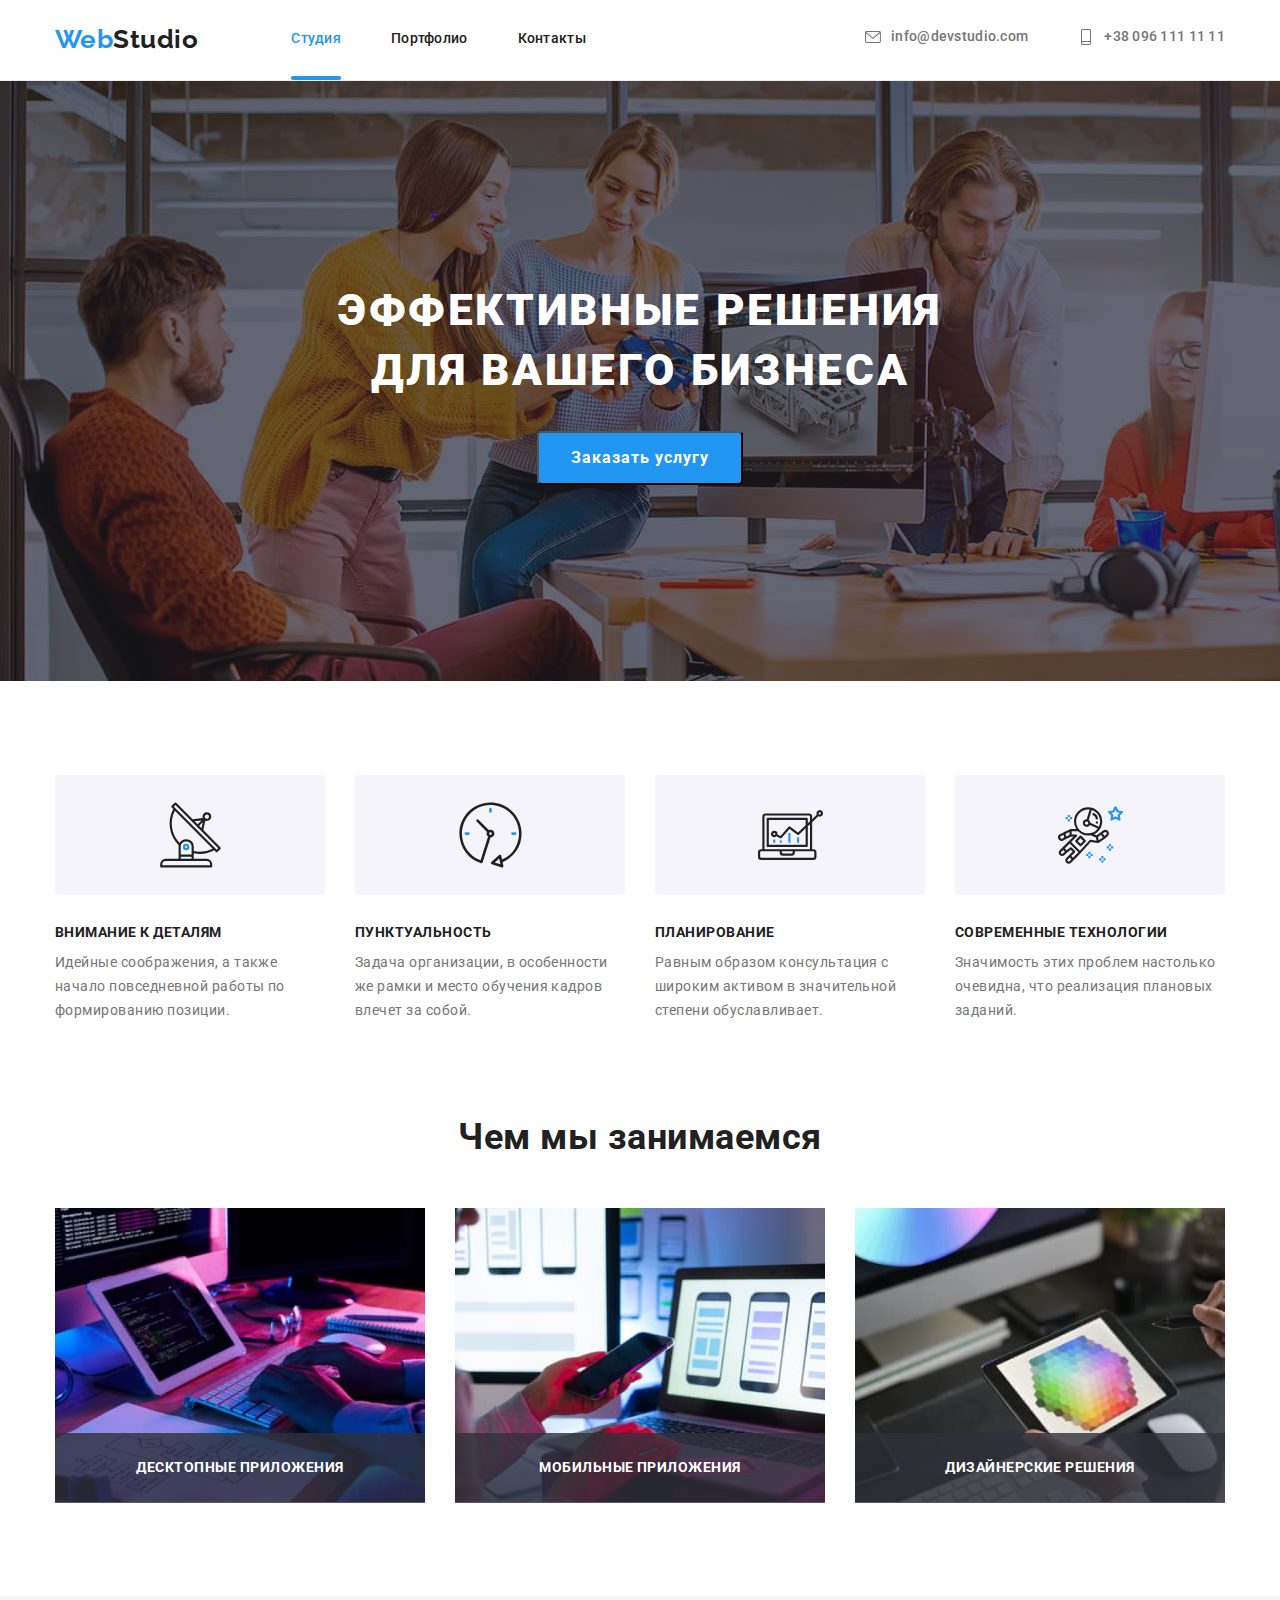
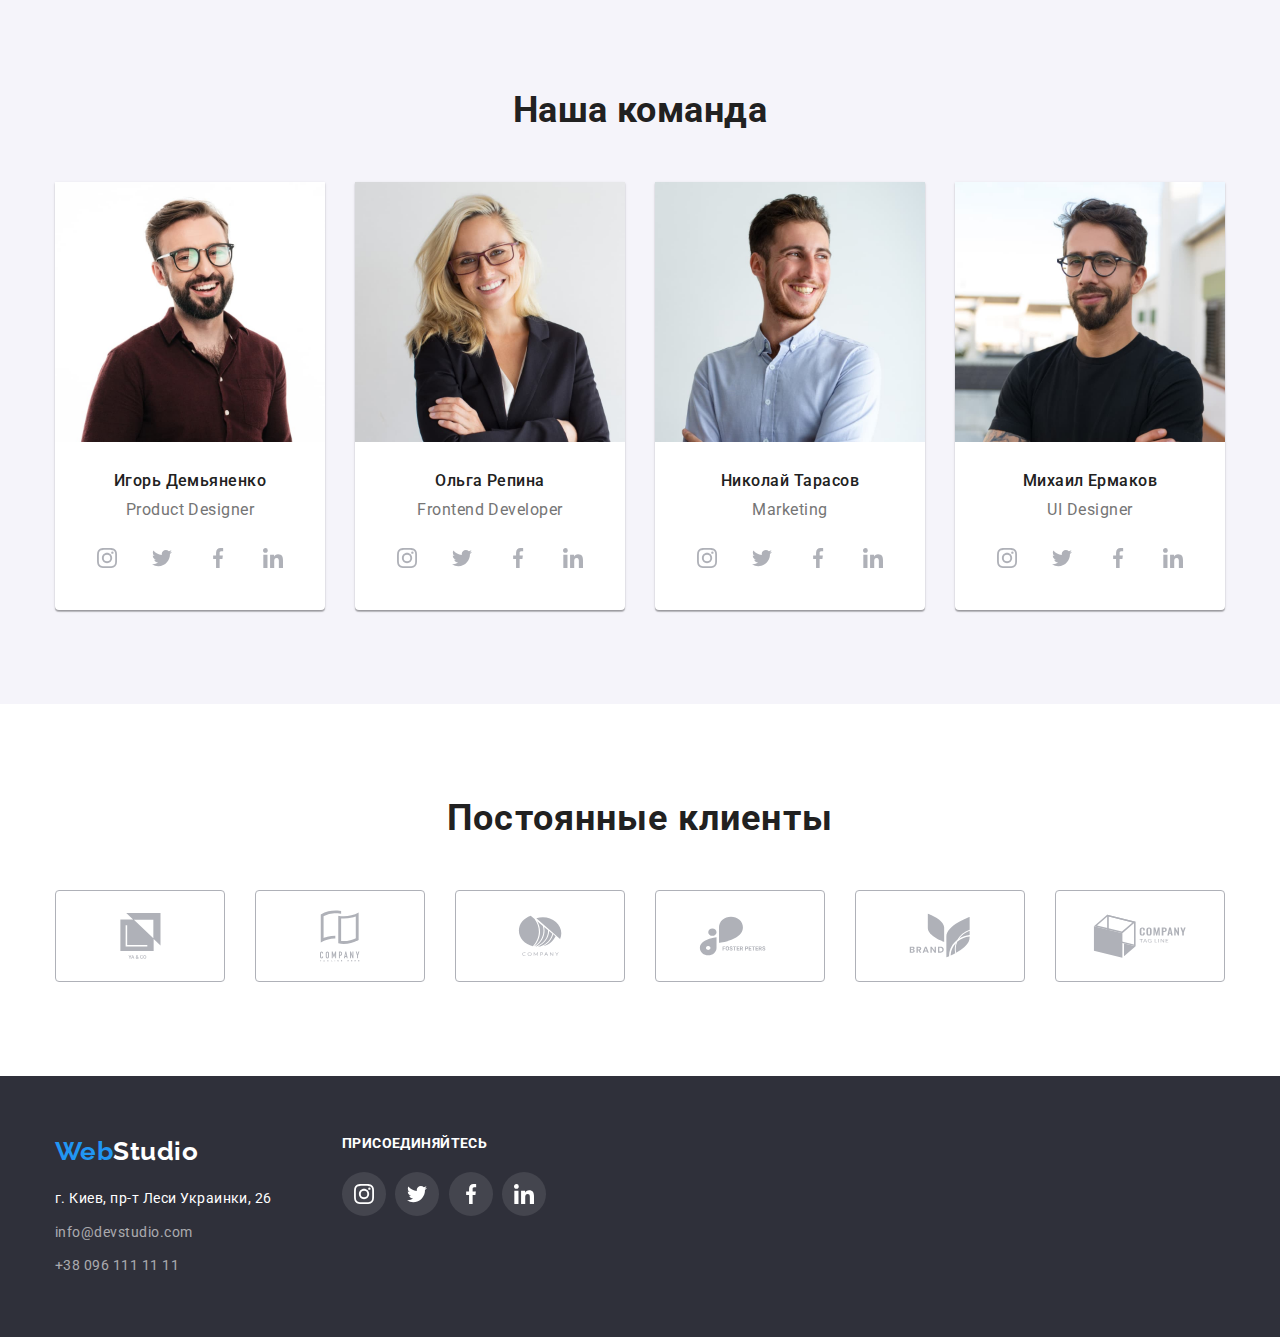
<file: index.html>
<!DOCTYPE html>
<html lang="en">

<head>
  <meta charset="UTF-8" />
  <meta http-equiv="X-UA-Compatible" content="IE=edge" />
  <meta name="viewport" content="width=device-width, initial-scale=1.0" />
  <title>WebStudio</title>
  <link rel="preconnect" href="https://fonts.gstatic.com">
  <link href="https://fonts.googleapis.com/css2?family=Raleway:wght@700&family=Roboto:wght@400;500;700;900&display=swap"
    rel="stylesheet">
  <link rel="stylesheet" href="https://cdnjs.cloudflare.com/ajax/libs/modern-normalize/1.1.0/modern-normalize.css"
    integrity="sha512-Y0MM+V6ymRKN2zStTqzQ227DWhhp4Mzdo6gnlRnuaNCbc+YN/ZH0sBCLTM4M0oSy9c9VKiCvd4Jk44aCLrNS5Q=="
    crossorigin="anonymous" referrerpolicy="no-referrer" />
  <link rel="stylesheet" href="https://cdnjs.cloudflare.com/ajax/libs/modern-normalize/1.1.0/modern-normalize.min.css"
    integrity="sha512-wpPYUAdjBVSE4KJnH1VR1HeZfpl1ub8YT/NKx4PuQ5NmX2tKuGu6U/JRp5y+Y8XG2tV+wKQpNHVUX03MfMFn9Q=="
    crossorigin="anonymous" referrerpolicy="no-referrer" />
  <link rel="stylesheet" href="./css/style.css">
</head>
</head>

<body>
  <!--Шапка проекта-->
  <header class="header">
    <div class="container header-container">
      <nav class="site-nav ">
        <a class="logo link " href="./index.html"> <span class="logo-color">Web</span>Studio</a>
        <ul class="site-list list ">
          <li class="nav-item"><a class="site-link current link after-link" href="">Студия</a></li>
          <li class="nav-item"><a class="site-link link" href="./portfolio.html">Портфолио</a></li>
          <li class="nav-item"><a class="site-link link" href="">Контакты</a></li>
        </ul>
      </nav>
      <ul class="contact-list list">
        <li class="contact-item ">
          <a class="contact-link link" href="mailto:info@devstudio.com">
            <svg class="svg-mail">
              <use href="./images/icons-svg/symbol-defs.svg#icon-mail"></use>
            </svg>
            info@devstudio.com</a>
        </li>
        <li class="contact-item">
          <a class="contact-link link" href="tel:+380961111111">
            <svg class="svg-mail">
              <use href="./images/icons-svg/symbol-defs.svg#icon-smartphone"></use>
            </svg>
            +38 096 111 11 11</a>
        </li>
      </ul>
    </div>
  </header>
  <!--Секция героя-->
  <main>
    <section class="hero">
      <div class="container">
        <h1 class="hero-title">
          Эффективные решения <br />
          для вашего бизнеса
        </h1>
        <button data-modal-open class="button" type="button">Заказать услугу</button>
        
      </div>
    </section>
    <!--Секция будушего-->
    <section class="section-features">
      <div class="container">
        <h2 hidden class="section-title">невидемый заголовок</h2>
        <ul class="features-list list">
          <li class="features-item  ">
            <div class="svg-features">
              <svg width="65px" height="70px">
                <use href="./images/icons-svg/symbol-defs.svg#icon-antenna"></use>
              </svg>
            </div>
            <h3 class="title-features  ">Внимание к деталям</h3>
            <p class="features-paragraph">
              Идейные соображения, а также начало повседневной работы по
              формированию позиции.
            </p>
          </li>
          <li class="features-item ">
            <div class="svg-features">
              <svg width="65px" height="70px">
                <use href="./images/icons-svg/symbol-defs.svg#icon-clock"></use>
              </svg>
            </div>
            <h3 class="title-features">Пунктуальность</h3>
            <p class="features-paragraph">
              Задача организации, в особенности же рамки и место обучения кадров
              влечет за собой.
            </p>
          </li>
          <li class="features-item ">
            <div class="svg-features">
              <svg width="65px" height="70px">
                <use href="./images/icons-svg/symbol-defs.svg#icon-diagram"></use>
              </svg>
            </div>
            <h3 class="title-features">Планирование</h3>
            <p class="features-paragraph">
              Равным образом консультация с широким активом в значительной
              степени обуславливает.
            </p>
          </li>
          <li class="features-item ">
            <div class="svg-features">
              <svg width="65px" height="70px">
                <use href="./images/icons-svg/symbol-defs.svg#icon-astronaut"></use>
              </svg>
            </div>
            <h3 class="title-features">Современные технологии</h3>
            <p class="features-paragraph">
              Значимость этих проблем настолько очевидна, что реализация
              плановых заданий.
            </p>
          </li>
        </ul>
      </div>
    </section>
    <!-- Рабочя секция-->
    <section class="work-section">
      <div class="container">
        <h2 class="section-title">Чем мы занимаемся</h2>
        <ul class="work-list list">
          <div class="work-div" >
            <li class="img-title">
              <img class="img-box1" src="./images/box1.jpg" alt="work with gadgets" width="370" height="294" />
              <p class="work-information">Десктопные приложения</p>
            </li>
          </div>
          <div class="work-div" >
          <li class="img-title">
            <img  src="./images/box2.jpg" alt="work with gadgets" width="370" height="294" />
            <p class="work-information">Мобильные приложения</p>
          </li>
          </div>
          <div class="work-div" >
          <li class="img-title">
            <img src="./images/box3.jpg" alt="work with gadgets" width="370" height="294" />
            <p class="work-information"> Дизайнерские решения</p>
          </li>
          </div>
        </ul>
      </div>
    </section>
    <!-- Командная Секция -->
    <section class="team-section">
      <div class="container">
        <h2 class="section-team-title">Наша команда</h2>
        <ul class="team-list list">
          <li class="team-title">
            <img src="./images/images2/igor_demyanenko.jpg" alt="Igor Demyanenko" width="270" height="260" />
            <div class="name-profession">
              <h3 class="title">Игорь Демьяненко</h3>
              <p class="profession">Product Designer</p>
              <div class="icon-div">
                <a class="link-icon-inst" href="">
                  <svg class=" svg-icon-inst" width="20px" height="20px">
                    <use href=./images/icons-svg/symbol-defs.svg#icon-instagram2></use>
                  </svg>
                </a>
                <a class="link-icon-inst" href="">
                  <svg class=" svg-icon-inst" width="20px" height="20px">
                    <use href=./images/icons-svg/symbol-defs.svg#icon-twitte4r></use>
                  </svg>
                </a>
                <a class="link-icon-inst" href="">
                  <svg class=" svg-icon-inst" width="20px" height="20px">
                    <use href=./images/icons-svg/symbol-defs.svg#icon-facebook1></use>
                  </svg>
                </a>
                <a class="link-icon-inst" href="">
                  <svg class=" svg-icon-inst" width="20px" height="20px">
                    <use href=./images/icons-svg/symbol-defs.svg#icon-linkedin3></use>
                  </svg>
                </a>
              </div>
            </div>
          </li>
          <li class="team-title">
            <img src="./images/images2/olga_repina.jpg" alt="Olga Repina" width="270" height="260" />
            <div class="name-profession">
              <h3 class="title">Ольга Репина</h3>
              <p class="profession">Frontend Developer</p>
              <div class="icon-div">
                <a class="link-icon-inst" href="">
                  <svg class=" svg-icon-inst" width="20px" height="20px">
                    <use href=./images/icons-svg/symbol-defs.svg#icon-instagram2></use>
                  </svg>
                </a>
                <a class="link-icon-inst" href="">
                  <svg class=" svg-icon-inst" width="20px" height="20px">
                    <use href=./images/icons-svg/symbol-defs.svg#icon-twitte4r></use>
                  </svg>
                </a>
                <a class="link-icon-inst" href="">
                  <svg class=" svg-icon-inst" width="20px" height="20px">
                    <use href=./images/icons-svg/symbol-defs.svg#icon-facebook1></use>
                  </svg>
                </a>
                <a class="link-icon-inst" href="">
                  <svg class=" svg-icon-inst" width="20px" height="20px">
                    <use href=./images/icons-svg/symbol-defs.svg#icon-linkedin3></use>
                  </svg>
                </a>
              </div>
            </div>
          </li>
          <li class="team-title">
            <img src="./images/images2/nikolay_tarasov.jpg" alt="Nikolay Tarasov" width="270" height="260" />
            <div class="name-profession">
              <h3 class="title">Николай Тарасов</h3>
              <p class="profession">Marketing</p>
              <div class="icon-div">
                <a class="link-icon-inst" href="">
                  <svg class=" svg-icon-inst" width="20px" height="20px">
                    <use href=./images/icons-svg/symbol-defs.svg#icon-instagram2></use>
                  </svg>
                </a>
                <a class="link-icon-inst" href="">
                  <svg class=" svg-icon-inst" width="20px" height="20px">
                    <use href=./images/icons-svg/symbol-defs.svg#icon-twitte4r></use>
                  </svg>
                </a>
                <a class="link-icon-inst" href="">
                  <svg class=" svg-icon-inst" width="20px" height="20px">
                    <use href=./images/icons-svg/symbol-defs.svg#icon-facebook1></use>
                  </svg>
                </a>
                <a class="link-icon-inst" href="">
                  <svg class=" svg-icon-inst" width="20px" height="20px">
                    <use href=./images/icons-svg/symbol-defs.svg#icon-linkedin3></use>
                  </svg>
                </a>
              </div>
            </div>
          </li>
          <li class="team-title">
            <img src="./images/images2/mikhail_ermakov.jpg" alt="Mikhail Ermakov" width="270" height="260" />
            <div class="name-profession">
              <h3 class="title">Михаил Ермаков</h3>
              <p class="profession">UI Designer</p>
              <div class="icon-div">
                <a class="link-icon-inst" href="">
                  <svg class=" svg-icon-inst" width="20px" height="20px">
                    <use href=./images/icons-svg/symbol-defs.svg#icon-instagram2></use>
                  </svg>
                </a>
                <a class="link-icon-inst" href="">
                  <svg class=" svg-icon-inst" width="20px" height="20px">
                    <use href=./images/icons-svg/symbol-defs.svg#icon-twitte4r></use>
                  </svg>
                </a>
                <a class="link-icon-inst" href="">
                  <svg class=" svg-icon-inst" width="20px" height="20px">
                    <use href=./images/icons-svg/symbol-defs.svg#icon-facebook1></use>
                  </svg>
                </a>
                <a class="link-icon-inst" href="">
                  <svg class=" svg-icon-inst" width="20px" height="20px">
                    <use href=./images/icons-svg/symbol-defs.svg#icon-linkedin3></use>
                  </svg>
                </a>
              </div>
            </div>
          </li>
        </ul>
      </div>
    </section>
    <!-- Постояние клиенти-->
    <section class="regular-section">
      <div class="container">
        <h2 class="regular-title"> Постоянные клиенты </h2>
        <ul class="regular-ul  list">
          <li class="regular-li">
            <a class="regular-link" href="">
              <svg width="41px" height="46px">
                <use href=./images/icons-svg/symbol-defs.svg#icon-group></use>
              </svg>
            </a>
          </li>
          <li class="regular-li">
            <a class="regular-link" href="">
              <svg width="40px" height="52px">
                <use href=./images/icons-svg/symbol-defs.svg#icon-group-1></use>
              </svg>
            </a>
          </li>
          <li class="regular-li">
            <a class="regular-link" href="">
              <svg width="44px" height="41px">
                <use href=./images/icons-svg/symbol-defs.svg#icon-group-2></use>
              </svg>
            </a>
          </li>
          <li class="regular-li">
            <a class="regular-link" href="">
              <svg width="85px" height="40px">
                <use href=./images/icons-svg/symbol-defs.svg#icon-group-3></use>
              </svg>
            </a>
          </li>
          <li class="regular-li">
            <a class="regular-link" href="">
              <svg width="62px" height="45px">
                <use href=./images/icons-svg/symbol-defs.svg#icon-group-4></use>
              </svg>
            </a>
          </li>
          <li class="regular-li">
            <a class="regular-link" href="">
              <svg width="94px" height="44px">
                <use href=./images/icons-svg/symbol-defs.svg#icon-group-5></use>
              </svg>
            </a>
          </li>
        </ul>
      </div>
    </section>
  </main>
  <!--Футер-->
  <footer class="footer">
    <div class="container container-footer">
      <div class="one-address">
        <a class="footer-logo link" href=""><span class="logo-color">Web</span>Studio</a>
        <address class="address">
          <a class="address-link link" href="https://goo.gl/maps/BGYhrAwLSRzeAxM98" target="_blank"
            rel="noopener noreferrer">г. Киев, пр-т Леси Украинки, 26</a>
          <ul class="footer-list list">
            <li class="footer-item">
              <a class="footer-link link" href="mailto:info@devstudio.com">info@devstudio.com </a>
            </li>
            <li class="footer-item">
              <a class="footer-link link" href="tel:+380961111111">+38 096 111 11 11</a>
            </li>
          </ul>
        </address>
      </div>

      <div class="footer-set">
        <h3 class="title-footer"> присоединяйтесь </h3>
        <ul class=" footer-ul list ">
          <li>
            <a class="footer-icon-link" href="">
              <svg class="footer-svg" width="20px" height="20px">
                <use href=./images/icons-svg/symbol-defs.svg#icon-instagram2></use>
              </svg>
            </a>
          </li>
          <li>
            <a class="footer-icon-link" href="">
              <svg class="footer-svg" width="20px" height="20px">
                <use href=./images/icons-svg/symbol-defs.svg#icon-twitte4r></use>
              </svg>
            </a>

          </li>
          <li>
            <a class="footer-icon-link" href="">
              <svg class="footer-svg " width="20px" height="20px">
                <use href=./images/icons-svg/symbol-defs.svg#icon-facebook1></use>
              </svg>
            </a>
          </li>
          <li>
            <a class="footer-icon-link" href="">
              <svg class="footer-svg" width="20px" height="20px">
                <use href=./images/icons-svg/symbol-defs.svg#icon-linkedin3></use>
              </svg>
            </a>
          </li>
        </ul>
      </div>
    </div>
  </footer>

  <div class="backdrop  is-hidden" data-modal>
    <div class="modal" >
      <button data-modal-close class="close-btn" >x</button>
    </div>
  </div>
  <script src="./js/modal.js"></script>
</body>

</html>
</file>
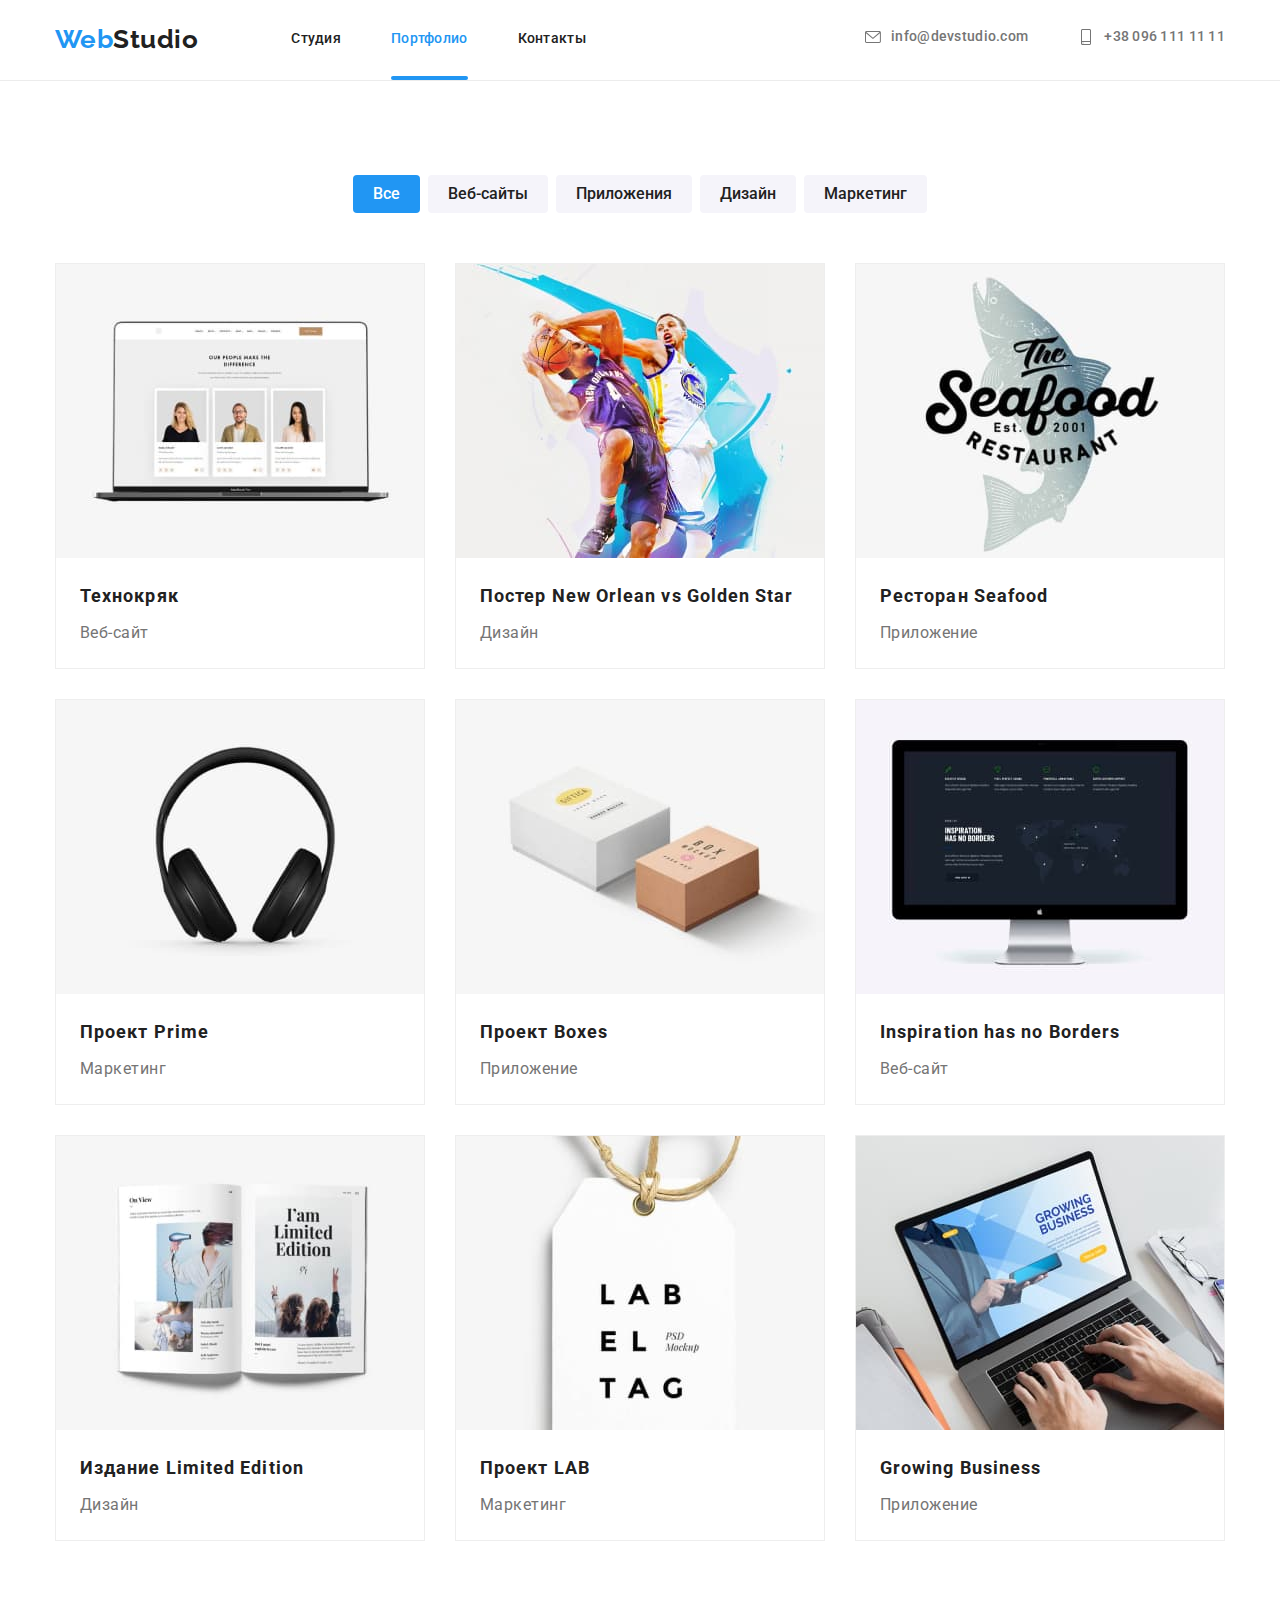
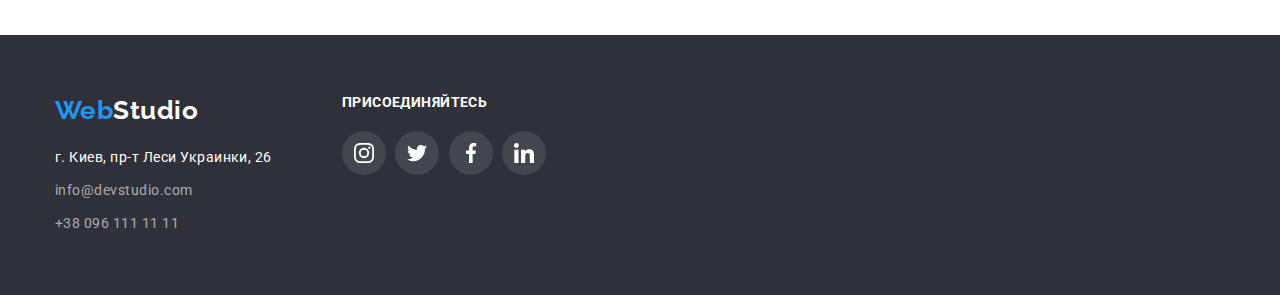
<file: portfolio.html>
<!DOCTYPE html>
<html lang="en">

<head>
  <meta charset="UTF-8" />
  <meta http-equiv="X-UA-Compatible" content="IE=edge" />
  <meta name="viewport" content="width=device-width, initial-scale=1.0" />
  <title>Portfolio</title>
  <link rel="preconnect" href="https://fonts.gstatic.com">
  <link href="https://fonts.googleapis.com/css2?family=Raleway:wght@700&family=Roboto:wght@400;500;700;900&display=swap"
    rel="stylesheet">
  <link rel="stylesheet" href="https://cdnjs.cloudflare.com/ajax/libs/modern-normalize/1.1.0/modern-normalize.css"
    integrity="sha512-Y0MM+V6ymRKN2zStTqzQ227DWhhp4Mzdo6gnlRnuaNCbc+YN/ZH0sBCLTM4M0oSy9c9VKiCvd4Jk44aCLrNS5Q=="
    crossorigin="anonymous" referrerpolicy="no-referrer" />
  <link rel="stylesheet" href="https://cdnjs.cloudflare.com/ajax/libs/modern-normalize/1.1.0/modern-normalize.min.css"
    integrity="sha512-wpPYUAdjBVSE4KJnH1VR1HeZfpl1ub8YT/NKx4PuQ5NmX2tKuGu6U/JRp5y+Y8XG2tV+wKQpNHVUX03MfMFn9Q=="
    crossorigin="anonymous" referrerpolicy="no-referrer" />
  <link rel="stylesheet" href="./css/style.css">
</head>
</head>

<body>
  <!--Шапка проекта-->
  <header class="header">
    <div class="container header-container">
      <nav class="site-nav ">
        <a class="logo link " href="./index.html"> <span class="logo-color">Web</span>Studio</a>
        <ul class="site-list list ">
          <li class="nav-item"><a class="site-link  link" href="./index.html">Студия</a></li>
          <li class="nav-item"><a class="site-link current link after-link" href="">Портфолио</a></li>
          <li class="nav-item"><a class="site-link link" href="">Контакты</a></li>
        </ul>
      </nav>
      <ul class="contact-list list">
        <li class="contact-item">
          <a class="contact-link link" href="mailto:info@devstudio.com">
            <svg class="svg-mail">
              <use href="./images/icons-svg/symbol-defs.svg#icon-mail"></use>
            </svg>
            info@devstudio.com</a>
        </li>
        <li class="contact-item">
          <a class="contact-link link" href="tel:+380961111111">
            <svg class="svg-mail">
              <use href="./images/icons-svg/symbol-defs.svg#icon-smartphone"></use>
            </svg>
            +38 096 111 11 11</a>
        </li>
      </ul>
    </div>
  </header>
  <!--Основа портфолио-->
  <main>
    <h1 hidden>Скрытый заголовок</h1>
    <section class="our-work">
      <div class="container ">
        <ul class="filter list">
          <li class="filter-item"><button class="filter-btn current " type="button">Все</button></li>
          <li class="filter-item"><button class="filter-btn" type="button">Веб-сайты</button></li>
          <li class="filter-item"><button class="filter-btn" type="button">Приложения</button></li>
          <li class="filter-item"><button class="filter-btn" type="button">Дизайн</button></li>
          <li class="filter-item"><button class="filter-btn" type="button">Маркетинг</button></li>
        </ul>
        <ul class="works-list list ">
          <li class="works-title">
            <a class="work-a" href="">
              <div class="works-img"> 
              <img src="./images/portfolio/technokryak.jpg" alt="technokryak" width="370" height="294" />
              <p class="works-p">Технокряк это современная площадка распространения коронавируса. Компании используют эту платформу для цифрового шпионажа и атак на защищённые сервера конкурентов.</p>
            </div>
              <div class="text-position">
                <h2 class="work-title">Технокряк</h2>
                <p class="work-profession">Веб-сайт</p>
              </div>
            </a>
          </li>
          <li class="works-title">
            <a class="work-a"  href="">
              <div class="works-img">
                <img src="./images/portfolio/new-orlean-vs-golden-star-poster.jpg" alt="new-orlean-poster" width="370"
                height="294" />
                <p class="works-p">Lorem ipsum dolor sit amet, consectetur adipisicing elit. Earum rerum quia veniam suscipit natus animi, tempora, et dolorum adipisci nemo ratione, aut modi laboriosam! Fugiat dolore illum reiciendis odit voluptatem? </p>
              </div>
              <div class="text-position">
                <h2 class="work-title">Постер New Orlean vs Golden Star</h2>
                <p class="work-profession">Дизайн</p>
              </div>
            </a>
          </li>
          <li class="works-title">
            <a class="work-a"  href="">
              <div class="works-img">
                <img src="./images/portfolio/seafood-restaurant.jpg" alt="seafood-restaurant" width="370" height="294" />
                <p class="works-p">Lorem, ipsum dolor sit amet consectetur adipisicing elit. Tempora vel, magni voluptatum non quaerat maxime accusantium alias dolorum sed magnam architecto, ullam deleniti nemo? In iusto perspiciatis corrupti explicabo aut?</p>
              </div>
              <div class="text-position">
                <h2 class="work-title">Ресторан Seafood</h2>
                <p class="work-profession">Приложение</p>
              </div>
            </a>
          </li>
          <li class="works-title">
            <a class="work-a"  href="">
              <div class="works-img">
                <img src="./images/portfolio/prime-project.jpg" alt="prime-project" width="370" height="294" />
                <p class="works-p">Lorem ipsum dolor sit amet consectetur adipisicing elit. Ratione modi consequuntur numquam quas debitis, tempore ducimus laboriosam ut delectus, </p>
              </div>
              <div class="text-position">
                <h2 class="work-title">Проект Prime</h2>
                <p class="work-profession">Маркетинг</p>
              </div>
            </a>
          </li>
          <li class="works-title">
            <a class="work-a"  href="">
              <div class="works-img">
                <img src="./images/portfolio/boxes-project.jpg" alt="boxes-project" width="370" height="294" />
                <p class="works-p">Lorem ipsum dolor sit amet consectetur adipisicing elit. Voluptatum blanditiis architecto cumque rem accusantium sequi, tempora eum dicta aperiam nulla laborum! Consectetur quo quaerat sunt amet.</p>
              </div>
              <div class="text-position">
                <h2 class="work-title">Проект Boxes</h2>
                <p class="work-profession">Приложение</p>
              </div>
            </a>
          </li>
          <li class="works-title">
            <a class="work-a"  href="">
              <div class="works-img">
                <img src="./images/portfolio/inspiration-has-no-borders.jpg" alt="inspiration-has-no-borders" width="370"
                height="294" />
                <p class="works-p" >Lorem ipsum dolor sit amet consectetur adipisicing elit. Enim necessitatibus vero modi deserunt suscipit amet excepturi inventore illum, obcaecati cupiditate doloribus laborum odit! Nemo suscipit doloribus recusandae voluptatem animi perspiciatis.</p>
              </div>
              <div class="text-position">
                <h2 class="work-title">Inspiration has no Borders</h2>
                <p class="work-profession">Веб-сайт</p>
              </div>
            </a>
          </li>
          <li class="works-title">
            <a class="work-a"  href="">
              <div class="works-img">
                <img src="./images/portfolio/limited-edition.jpg" alt="limited-edition" width="370" height="294" />
                <p class="works-p">Lorem ipsum, dolor sit amet consectetur adipisicing elit. Officiis eaque neque beatae ipsum deserunt recusandae, porro cum non voluptate modi laborum, omnis excepturi alias reiciendis voluptas eos quod. Doloribus, necessitatibus.</p>
              </div>
              <div class="text-position">
                <h2 class="work-title">Издание Limited Edition</h2>
                <p class="work-profession">Дизайн</p>
              </div>
            </a>
          </li>
          <li class="works-title">
            <a class="work-a"  href="">
              <div class="works-img">
                <img src="./images/portfolio/lab-project.jpg" alt="lab-project" width="370" height="294" />
                <p class="works-p">Lorem ipsum dolor sit amet consectetur adipisicing elit. Adipisci ipsum, ut ex minus iure esse eaque hic quisquam alias debitis, mollitia excepturi velit voluptates similique neque ullam temporibus natus eveniet!</p>
              </div>
              <div class="text-position">
                <h2 class="work-title">Проект LAB</h2>
                <p class="work-profession">Маркетинг</p>
              </div>
            </a>
          </li>
          <li class="works-title">
            <a class="work-a"  href="">
              <div class="works-img">
                <img src="./images/portfolio/growing-business.jpg" alt="growing-business" width="370" height="294" />
                <p class="works-p">Lorem ipsum dolor sit amet consectetur adipisicing elit. Repudiandae quia inventore eaque voluptate doloremque obcaecati cupiditate distinctio numquam, dolore illo hic corrupti magni laboriosam earum placeat magnam aliquam reprehenderit laborum.</p>
              </div>
              <div class="text-position">
                <h2 class="work-title">Growing Business</h2>
                <p class="work-profession">Приложение</p>
              </div>
            </a>
          </li>
        </ul>
      </div>
    </section>
  </main>
  <!--Футер-->
  <footer class="footer">
    <div class="container container-footer">
      <div class="one-address">
        <a class="footer-logo link" href=""><span class="logo-color">Web</span>Studio</a>
        <address class="address">
          <a class="address-link link" href="https://goo.gl/maps/BGYhrAwLSRzeAxM98" target="_blank"
            rel="noopener noreferrer">г. Киев, пр-т Леси Украинки, 26</a>
          <ul class="footer-list list">
            <li class="footer-item">
              <a class="footer-link link" href="mailto:info@devstudio.com">info@devstudio.com </a>
            </li>
            <li class="footer-item">
              <a class="footer-link link" href="tel:+380961111111">+38 096 111 11 11</a>
            </li>
          </ul>
        </address>
      </div>

      <div class="footer-set">
        <h3 class="title-footer"> присоединяйтесь </h3>
        <ul class=" footer-ul list ">
          <li class="footer-li">
            <a class="footer-icon-link" href="">
              <svg class="footer-svg" width="20px" height="20px">
                <use href=./images/icons-svg/symbol-defs.svg#icon-instagram2></use>
              </svg>
            </a>
          </li>
          <li>
            <a class="footer-icon-link" href="">
              <svg class="footer-svg" width="20px" height="20px">
                <use href=./images/icons-svg/symbol-defs.svg#icon-twitte4r></use>
              </svg>
            </a>

          </li>
          <li>
            <a class="footer-icon-link" href="">
              <svg class="footer-svg " width="20px" height="20px">
                <use href=./images/icons-svg/symbol-defs.svg#icon-facebook1></use>
              </svg>
            </a>
          </li>
          <li>
            <a class="footer-icon-link" href="">
              <svg class="footer-svg" width="20px" height="20px">
                <use href=./images/icons-svg/symbol-defs.svg#icon-linkedin3></use>
              </svg>
            </a>
          </li>
        </ul>
      </div>
    </div>
  </footer>
</body>

</html>
</file>
<file: css/style.css>
:root {
    --primary-text-color: #757575;
    --secondary-text-color: #212121;
    --accent-color: #2196f3;
    --primary-bg-color: #ffffff;
    --primary-bg-color-filter: #f5f4fa;
    --prinary-font-family: "Roboto", sant-serif;
    --secondary-font-family:"Raleway", sant-serif;
  }
  
  body {
    background-color: var(--primary-bg-color);
    color: var(--primary-text-color);
    font-family: var(--prinary-font-family);
    letter-spacing: 0.03em;
  }

  h1,
  h2,
  h3,
  h4,
  h5,
  h6,
  p{
    margin-top: 0;
    margin-bottom: 0;
  }

  ul,ol{
    margin-top: 0;
    margin-bottom: 0;
    padding-left: 0;
  }
  
  img {
  display: block;
  }

  .list{
    list-style: none;
   }
 
   .link{
     text-decoration: none;
   }

/* Шапка проекта Webstudio*/
.logo{ 
margin-right:93px ;
font-family: var(--secondary-font-family);
font-weight:700;
font-size: 26px;
line-height: 1.19;
color:var(--secondary-text-color);
}

.logo-color{
  color: var(--accent-color);
}


.site-list{
display: flex;
font-size: 14px;
line-height: 1.14;
letter-spacing: 0.02em;
color: var(--secondary-text-color);

}


.nav-item:not(:last-child){
  margin-right: 50px;
}



.site-link:hover,
.site-link:focus{
  color: var(--accent-color);
}

.site-link.current{
  color:var(--accent-color) ;
}

.site-link{
  position: relative;
  font-family: Roboto;
  font-style: normal;
  font-weight: 500;
  font-size: 14px;
  line-height: 1.14;
  letter-spacing: 0.02em;
  color:var(--secondary-text-color );
  transition:  color 250ms cubic-bezier(0.4, 0, 0.2, 1);
  
}


.contact-link{
display: inline-flex;
font-weight: 500;
font-size: 14px;
line-height: 1.14;
letter-spacing: 0.02em;
color: var( --primary-text-color );
transition:  color 250ms cubic-bezier(0.4, 0, 0.2, 1);
  
}

.contact-item:not(:last-child){
margin-right: 50px;
}

.contact-item:hover,
.contact-item:focus {
  color: var(--accent-color);
  
}


.contact-link:hover,
.contact-link:focus{
color: var(--accent-color);
}


 .contact-link:hover .svg-mail{
fill: var(--accent-color);
transition-duration: 250ms;
} 

.contact-link:focus .svg-mail{
fill: var(--accent-color);
  } 

.site-nav{
  display: flex;
  align-items: center;
 

}

 .contact-list{
  display: flex;
  align-items: center;
  margin-left: auto;
 }

.header-container{
  display: flex;
  align-items: center;
  
}

.header{
  border-bottom: 1px solid #ECECEC ;
  padding-top: 24px;
  padding-bottom:25px;
}

.svg-mail{
  width: 16px;
  height: 16px;
  margin-right: 10px;
  fill: var(--primary-text-color);
}

.after-link::after{
  content: "";
  display: block;
  width:100% ;
  height:4px ;
  background: #2196F3;
  border-radius: 2px;
  position: absolute;
  top: 46px;
  transition: opacity 250ms cubic-bezier(0.4, 0, 0.2, 1);

}





/* сукция героик */
.hero{
padding-top:200px ;
padding-bottom: 200px;
height: 600px;
max-width: 1600;
background-image:linear-gradient(to right ,
 rgba(47, 48, 58, 0.4),
 rgba(47, 48, 58, 0.4)),
url(../images/hero/hero.jpg);
background-size:cover ;
background-repeat:no-repeat ;
background-color: #2F303A;
text-align: center;
}

.hero-title{
font-weight: 900;
font-size: 44px;
line-height: 1.36;
letter-spacing: 0.06em;
text-transform: uppercase;
color: var(--primary-bg-color);
}

.button{
padding-left:32px ;
padding-right:32px ;
padding-top:10px ;
padding-bottom:10px ;
margin-top: 30px;
border-radius: 4px;
font-weight: 700;
font-size: 16px;
line-height: 1.87;
letter-spacing: 0.06em;
color: #FFFFFF;
background-color: var(--accent-color);

transition-property: background-color ;
transition-duration:250ms;
transition-timing-function: cubic-bezier(0.4, 0, 0.2, 1);


}


.button:hover,
.button:hover{
background-color:#188CE8; 
}



.backdrop{
  position: fixed;
  top: 0;
  left: 0;
  width: 100vw;
  height: 100vh;
  background-color: rgba(0, 0, 0, 0.2);;
  opacity: 1;
  visibility: visible;
  pointer-events: auto;
  transition: opacity 500ms linear, visibility 500ms linear;
}
 

  .modal {
    position: absolute;
    left: 50%;
    top: 50%;
    width: 528px;
    height: 580px;
    background-color: #ffffff;
    transform: translate(-50%, -50%);

}

.close-btn{
  position: absolute;
  top: 8px;
  right: 8px;
  width: 30px;
  height: 30px;
  border-radius: 50%;
  border: 1px solid rgba(0, 0, 0, 0.1);
  background-color: transparent;
  cursor: pointer;
  padding: 0;
}

.is-hidden {
  opacity: 0;
  visibility: hidden;
  pointer-events: none;
}



/* секция будушего */
.title-features{
margin-bottom: 10px;
font-weight: 700;
font-size: 14px;
line-height: 1.14;
text-transform: uppercase;
color:var(--secondary-text-color);
}

.features-list{
  display: flex;
  justify-content: space-between;
  
}


.features-item:not(:last-child){
  margin-right: 30px;
}

.section-features{
  padding-top: 94px;
  padding-bottom: 47px;
}

.features-paragraph{
  font-style: normal;
  font-weight: normal;
  font-size: 14px;
  line-height: 1.71;
}


.svg-features {
  display: flex;
  justify-content: center;
  align-items: center;
  width:270px ;
  height: 120px;
  background-color: #F5F4FA;
  margin-bottom: 30px;
  border-radius: 4px;
}



/* Робочая секция */
.section-title {
margin-bottom: 50px;
font-weight: 700;
font-size: 36px;
line-height: 1.16;
text-align: center;
color: var(--secondary-text-color);
}

.work-list{
  display: flex;
  align-items: center;

}

.work-section{
 padding-top:47px;
 padding-bottom: 94px;
}

.work-div{
  position: relative;

}

.work-div:not(:last-child){
  margin-right: 30px;
}

.work-information{
position: absolute;
padding:27px  ;
top: 225px;
width:370px ;
height:70px ;  
font-weight:700  ;
font-size: 14px;
line-height: 1.14;
text-align: center;
text-transform: uppercase;
color: var(--primary-bg-color);
background-image:linear-gradient(to right ,
 rgba(47, 48, 58, 0.8),
 rgba(47, 48, 58, 0.8));

}

/* Наша команда */

.team-section{
padding-top: 94px;
padding-bottom: 94px;
background-color:  var(--primary-bg-color-filter);
}

.title {
font-weight: 500;
font-size: 16px;
line-height: 1.18;
text-align: center;
color: var(--secondary-text-color);
}

.profession{
margin-top: 10px;
font-size: 16px;
line-height: 1.18;
text-align: center;
color:var(--primary-text-color);

}  

.section-team-title{
font-weight: 700;
font-size: 36px;
line-height: 1.16;
text-align: center;
color: var(--secondary-text-color);
}


.team-list{
  display: flex;
  align-items: center;
}


.team-title{
  border-radius: 0px 0px 4px 4px;
  background-color: #ffffff;
  margin-right:30px ;
  margin-top: 50px;
  box-shadow: 0px 1px 3px rgba(0, 0, 0, 0.12), 0px 1px 1px rgba(0, 0, 0, 0.14), 0px 2px 1px rgba(0, 0, 0, 0.2);
}

.name-profession{
 margin:30px ;
}

.link-icon-inst {
  display: flex;
  justify-content: center;
  align-items: center;
  width: 44px;
  height: 44px;
  border-radius: 50%;
  background-color: #ffffff;
  fill: #AFB1B8;
  transition: background-color 250ms cubic-bezier(0.4, 0, 0.2, 1);
  
}

.link-icon-inst:hover,
.link-icon-inst:focus{
  background-color: var(--accent-color);
  fill: #ffffff;
}


.icon-div{
  display: flex;
  justify-content: space-between;
  margin-top: 16px;
  
}


/* Постоянные клиенты */

.regular-section{
  padding-top:94px ;
  padding-bottom:94px ;
}

.regular-title{
font-weight: 700;
font-size: 36px;
line-height: 1.16;
text-align: center;
letter-spacing: 0.03em;
color:var(--secondary-text-color);
margin-bottom: 50px;

}

.regular-li{
width: 170px;
height: 92px;

}


.regular-li:not(:last-child){
  margin-right: 30px;
}


.regular-ul{
  display: flex;

}

.regular-link{
  width: 100%;
  height: 100%;
  fill: #AFB1B8;
  display: flex; 
  justify-content: center;
  align-items: center;
  border: 1px solid #AFB1B8;
  border-radius: 4px;
  transition:  fill 250ms cubic-bezier(0.4, 0, 0.2, 1);
}

.regular-link:hover,
.regular-link:focus{
      fill:var(--accent-color);
      border: 1px solid var(--accent-color); 
}




/* Футер */
.footer{
 padding-top: 60px;
 padding-bottom:60px ;
 background-color:  #2F303A;
}

.footer-logo{
font-family: var(--secondary-font-family);
font-weight: 700;
font-size: 26px;
line-height: 1.19;
color:var(--primary-bg-color);
}

.footer-link{
font-style: normal;
font-weight: normal;
font-size: 14px;
line-height: 24px;
color: rgba(255, 255, 255, 0.6);
}

.footer-link:hover,
.footer-link:focus{
  color: var(--primary-bg-color);
}

.address-link{
font-style: normal;
font-weight: normal;
font-size: 14px;
line-height: 1.71;
color: var(--primary-bg-color);
}

.address-link:hover,
.address-link:focus {
  color: var(--accent-color);
}


.container-footer{
  display: flex;
  justify-content: baseline;
}
.footer-set{
  margin-left: 70px;
}

.footer-ul {
  width: 204px;
  display: flex;
  justify-content: space-between;
 

}
.title-footer{
font-weight: 700;
font-size: 14px;
line-height: 1.14;
letter-spacing: 0.03em;
text-transform: uppercase;
color: #FFFFFF;
margin-bottom: 20px;
}

.footer-icon-link{
  display: flex;
  justify-content: center;
  align-items: center;
  width: 44px;
  height: 44px;
  border-radius: 50%;
  background-color: rgba(255, 255, 255, 0.1);;
  fill: #ffffff;
  transition: background-color 250ms cubic-bezier(0.4, 0, 0.2, 1);
}

.footer-icon-link:hover,
.footer-icon-link:focus{
background-color: var(--accent-color);
fill:#ffffff;
}



/* Портфолио */
.filter-btn.current {
background-color:var(--accent-color) ;
color: var(--primary-bg-color);
}

.filter-btn {
padding:6px 20px ;
border-radius: 4px ;
border: none;  
font-family: inherit;
font-weight: 500;
font-size: 16px;
line-height: 1.62;
background:var(--primary-bg-color-filter);
color: var(--secondary-text-color);
transition: background-color 250ms cubic-bezier(0.4, 0, 0.2, 1);
}

.filter-btn:hover,
.filter-btn:focus{
  background-color: var(--accent-color);
  color: #ffffff;
}

.work-title{
font-style: normal;
font-weight:700;
font-size: 18px;
line-height: 2;
letter-spacing: 0.06em;
color: var(--secondary-text-color);
}

.work-profession{
margin-top: 4px;
font-style: normal;
font-weight: normal;
font-size: 16px;
line-height: 1.87;
color: var(--primary-text-color);
}


.container{
 width: 1200px;
 margin-left:auto ;
 margin-right: auto;
 padding-left: 15px;
 padding-right: 15px;
}

.filter {
  display: flex;
  justify-content: center;
  margin-bottom: 50px;
}

.filter-item:not(:last-child) 
{
  margin-right: 8px;
}
  
.works-list{
  display: flex;
  flex-wrap: wrap;
}

.works-title{
width: 370px;
margin-right: 30px;
margin-bottom: 30px;
border: 1px solid #EEEEEE;

}

.works-title:nth-child(3n){
  margin-right: 0px;
}

.works-title:nth-last-child(-n + 3){
  margin-bottom: 0px;
}


.our-work {
  padding-top: 94px;
  padding-bottom: 94px ;
}

.text-position{
  padding: 20px 24px;
  

}

.address {
  margin-top: 20px;
  
}

.address-link{
  margin-bottom: 9px;
  display: block;
}


.footer-list .footer-item:not(:last-child){
  margin-bottom: 9px;
}

.work-a{
  display: block;
  text-decoration: none;
  color: var(--primary-text-color);
  width: 100%;
  height: 100%;
 
}

.works-title:hover,
.works-title:focus{
box-shadow: 0px 1px 1px rgba(0, 0, 0, 0.12), 0px 4px 4px rgba(0, 0, 0, 0.06), 1px 4px 6px rgba(0, 0, 0, 0.16);
}

.works-img{
  position: relative;
  overflow: hidden;
}



.works-p{
  position: absolute;
  top: 0;
  left: 0;
  height: 100%;
  width: 100%;
font-style: normal;
font-weight: normal;
font-size: 18px;
line-height: 1.56;
background-color:rgba(33, 150, 243, 0.9);
color: var(--primary-bg-color);
overflow: auto;
padding: 63px 24px;

transform: translateY(101%);
transition: transform 250ms cubic-bezier(0.4, 0, 0.2, 1) ;
}

.works-title:hover .works-p{
  transform: translateY(0%);
}


.work-a:focus .works-p{
  transform: translateY(0%);
}
</file>
